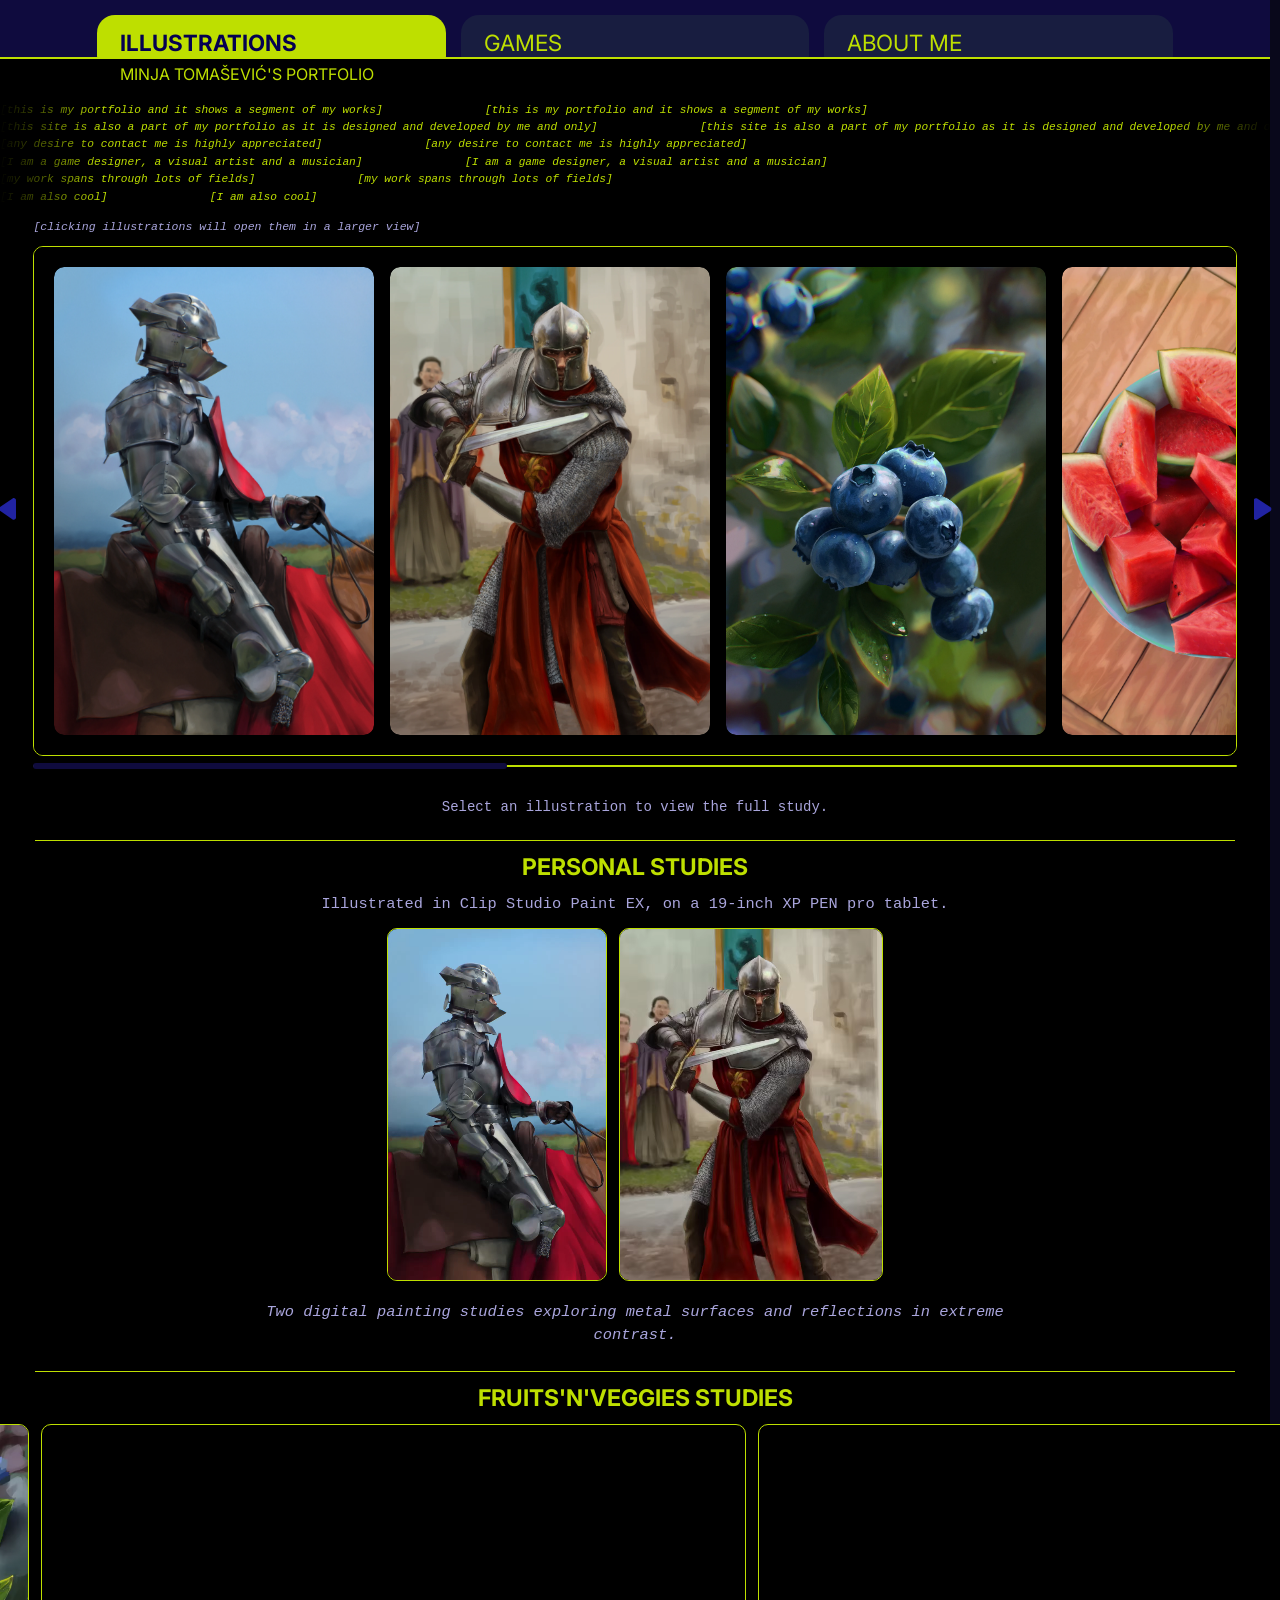
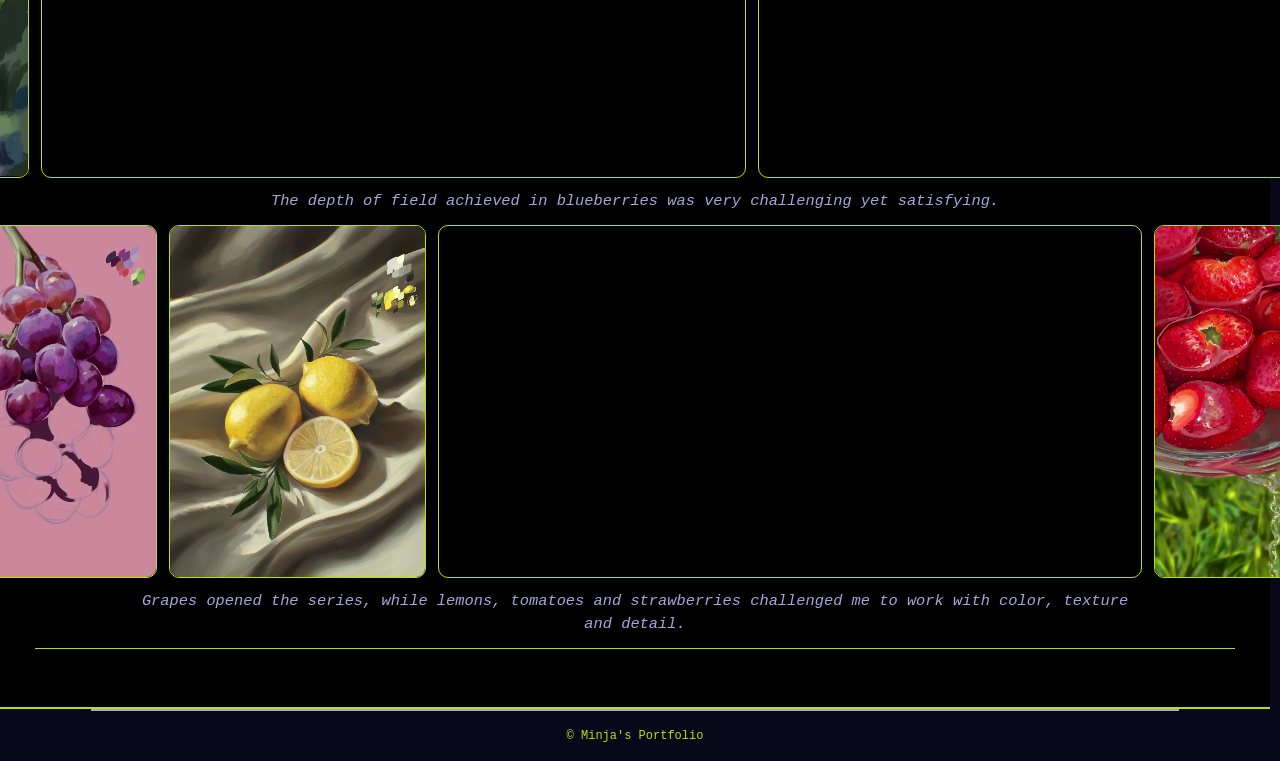
<file: index.html>
﻿<!DOCTYPE html>
<html lang="en">
<head>
    <meta charset="UTF-8">
    <link rel="preconnect" href="https://fonts.googleapis.com">
    <link rel="preconnect" href="https://fonts.gstatic.com" crossorigin>
    <link href="https://fonts.googleapis.com/css2?family=Inter:wght@400;700&display=swap" rel="stylesheet">
    <meta name="viewport" content="width=device-width, initial-scale=1">
    <title>Portfolio ~ Home</title>
    <link rel="stylesheet" href="style.css">
    <link rel="icon" type="image/png" href="assets/images/Tangerine_icon.png">
</head>

<body class="home-page" id="top">
    <header class="site-header">
        <h1 class="visually-hidden">Minja's portfolio</h1>
        <div class="header-inner">
            <nav class="site-nav" aria-label="Main navigation">
                <ul>
                    <li><a class="active" href="index.html" aria-current="page">illustrations</a></li>
                    <li><a href="works.html">games</a></li>
                    <li><a href="about&amp;contact.html">about me</a></li>
                </ul>
            </nav>
        </div>
    </header>
    <p class="site-name">MINJA TOMAŠEVIĆ'S PORTFOLIO</p>

    <main class="home-content">
        <section class="home-marquee" aria-label="About my portfolio">
            <div class="marquee-row">
                <div class="marquee-track" aria-hidden="true"><span>[this is my portfolio and it shows a segment of my works]</span><span>[this is my portfolio and it shows a segment of my works]</span></div>
            </div>
            <div class="marquee-row">
                <div class="marquee-track" aria-hidden="true"><span>[this site is also a part of my portfolio as it is designed and developed by me and only]</span><span>[this site is also a part of my portfolio as it is designed and developed by me and only]</span></div>
            </div>
            <div class="marquee-row">
                <div class="marquee-track" aria-hidden="true"><span>[any desire to contact me is highly appreciated]</span><span>[any desire to contact me is highly appreciated]</span></div>
            </div>
            <div class="marquee-row">
                <div class="marquee-track" aria-hidden="true"><span>[I am a game designer, a visual artist and a musician]</span><span>[I am a game designer, a visual artist and a musician]</span></div>
            </div>
            <div class="marquee-row">
                <div class="marquee-track" aria-hidden="true"><span>[my work spans through lots of fields]</span><span>[my work spans through lots of fields]</span></div>
            </div>
            <div class="marquee-row">
                <div class="marquee-track" aria-hidden="true"><span>[I am also cool]</span><span>[I am also cool]</span></div>
            </div>
        </section>

        <p class="gallery-instruction">[clicking illustrations will open them in a larger view]</p>
        <section class="home-gallery" aria-label="Selected illustrations">
            <button class="gallery-arrow gallery-arrow-left" type="button" aria-label="Scroll illustrations left">
                <img class="arrow-default" src="assets/figma/left_arrow.svg" alt="">
                <img class="arrow-hover" src="assets/figma/Hovered_arrow.svg" alt="">
            </button>
            <div class="home-media-container" role="region" tabindex="0" aria-label="Portfolio illustrations">
                <a class="home-card" href="#armor-study-2"><img src="assets/images/Armor_study2_W.webp" data-full="assets/images/Armor_study2_W.webp" data-caption="Armor study 2 — digital painting study by me" alt="A digitally painted study of an armored knight."></a>
                <a class="home-card" href="#armor-study-1"><img src="assets/images/Armor_study_1_W.webp" data-full="assets/images/Armor_study_1_W.webp" data-caption="Armor study 1 — digital painting study by me" alt="A digitally painted study of an armored knight."></a>
                <a class="home-card" href="#blueberry-study"><img src="assets/images/Blueberry_study_W.webp" data-full="assets/images/Blueberry_study_W.webp" data-caption="Blueberry study — digital painting study by me" alt="A digitally painted study of blueberries."></a>
                <a class="home-card" href="#watermelon-study"><img src="assets/images/Watermelon_W.webp" data-full="assets/images/Watermelon_W.webp" data-caption="Watermelon study — digital painting study by me" alt="A digitally painted study of a watermelon."></a>
                <a class="home-card" href="#tangerine-study"><img src="assets/images/Mandarina study_W.webp" data-full="assets/images/Mandarina study_W.webp" data-caption="Tangerine study — digital painting study by me" alt="A digitally painted study of a tangerine."></a>
                <a class="home-card" href="#grape-study"><img src="assets/images/grape study_W.webp" data-full="assets/images/grape study_W.webp" data-caption="Grape study — digital painting study by me" alt="A digitally painted study of grapes."></a>
                <a class="home-card" href="#lemon-study"><img src="assets/images/lemon study_W.webp" data-full="assets/images/lemon study_W.webp" data-caption="Lemon study — digital painting study by me" alt="A digitally painted study of lemons."></a>
                <a class="home-card" href="#tomato-study"><img src="assets/images/paradajz study_W.webp" data-full="assets/images/paradajz study_W.webp" data-caption="Tomato study — digital painting study by me" alt="A study of a tomato."></a>
                <a class="home-card" href="#strawberry-study"><img src="assets/images/Jagoda PNG_W.webp" data-full="assets/images/Jagoda PNG_W.webp" data-caption="Strawberry digital painting study by me" alt="A study of a strawberry."></a>
            </div>
            <input class="gallery-scrollbar" type="range" min="0" max="0" value="0" aria-label="Scroll illustration gallery">
            <button class="gallery-arrow gallery-arrow-right" type="button" aria-label="Scroll illustrations right">
                <img class="arrow-default" src="assets/figma/left_arrow.svg" alt="">
                <img class="arrow-hover" src="assets/figma/Hovered_arrow.svg" alt="">
            </button>
        </section>

        <p class="home-scroll-hint">Select an illustration to view the full study.</p>

        <section class="personal-studies" aria-labelledby="personal-studies-title">
            <hr class="section-divider">
            <h2 class="section-title" id="personal-studies-title">PERSONAL STUDIES</h2>
            <p class="work-description gradient-description">Illustrated in Clip Studio Paint EX, on a 19-inch XP PEN pro tablet.</p>

            <div class="study-group armor-group">
                <div class="study-grid armor-grid">
                    <div class="media-container" id="armor-study-2">
                        <video loop autoplay muted playsinline aria-label="Armor study 2 timelapse">
                            <source src="assets/videos/Armor_study2v.webm" type="video/webm">
                            Your browser does not support the video tag.
                        </video>
                    </div>
                    <div class="media-container" id="armor-study-1">
                        <video loop autoplay muted playsinline aria-label="Armor study 1 timelapse">
                            <source src="assets/videos/Armor_study_1v.webm" type="video/webm">
                            Your browser does not support the video tag.
                        </video>
                    </div>
                </div>
                <p class="work-description">Two digital painting studies exploring metal surfaces and reflections in extreme contrast.</p>
                <hr class="section-divider">
            </div>

            <section class="fruit-studies" aria-labelledby="fruit-studies-title">
                <h3 class="section-title" id="fruit-studies-title">FRUITS'N'VEGGIES STUDIES</h3>
                <div class="study-group">
                    <div class="study-grid">
                        <div class="media-container" id="blueberry-study">
                            <video loop autoplay muted playsinline aria-label="Blueberry study timelapse">
                                <source src="assets/videos/Blueberry timelapse.webm" type="video/webm">
                                Your browser does not support the video tag.
                            </video>
                        </div>
                        <div class="media-container" id="watermelon-study">
                            <video loop autoplay muted playsinline aria-label="Watermelon study timelapse">
                                <source src="assets/videos/OG/Watermelon timelapse.mp4" type="video/mp4">
                                Your browser does not support the video tag.
                            </video>
                        </div>
                        <div class="media-container" id="tangerine-study">
                            <video loop autoplay muted playsinline aria-label="Tangerine study timelapse">
                                <source src="assets/videos/OG/Mandarina study timelapse.mp4" type="video/mp4">
                                Your browser does not support the video tag.
                            </video>
                        </div>
                    </div>
                    <p class="work-description">The depth of field achieved in blueberries was very challenging yet satisfying.</p>
                </div>
                <div class="study-group">
                    <div class="study-grid four-study-grid">
                        <div class="media-container" id="grape-study">
                            <video loop autoplay muted playsinline aria-label="Grape study timelapse">
                                <source src="assets/videos/Grozdje studija.webm" type="video/webm">
                                Your browser does not support the video tag.
                            </video>
                        </div>
                        <div class="media-container" id="lemon-study">
                            <video loop autoplay muted playsinline aria-label="Lemon study timelapse">
                                <source src="assets/videos/lemon study.webm" type="video/webm">
                                Your browser does not support the video tag.
                            </video>
                        </div>
                        <div class="media-container" id="tomato-study">
                            <video loop autoplay muted playsinline aria-label="Tomato study timelapse">
                                <source src="assets/videos/OG/paradajz study timelapse.mp4" type="video/mp4">
                                Your browser does not support the video tag.
                            </video>
                        </div>
                        <div class="media-container" id="strawberry-study">
                            <video loop autoplay muted playsinline aria-label="Strawberry study timelapse">
                                <source src="assets/videos/jagoda study timelapse .webm" type="video/webm">
                                Your browser does not support the video tag.
                            </video>
                        </div>
                    </div>
                    <p class="work-description">Grapes opened the series, while lemons, tomatoes and strawberries challenged me to work with color, texture and detail.</p>
                </div>
            </section>
            <hr class="section-divider">
        </section>
    </main>

    <footer class="home-footer">
        <div class="home-footer-rule"></div>
        <p>© Minja's Portfolio</p>
    </footer>

    <a class="back-to-top" href="#top" aria-label="Back to top">
        <img src="assets/figma/circle_up.svg" alt="">
        <img class="back-to-top-hover" src="assets/figma/circle_up_hoverstate.svg" alt="">
    </a>
    <script>
        const backToTop = document.querySelector(".back-to-top");
        const updateBackToTop = () => backToTop.classList.toggle("is-visible", window.scrollY > 160);
        window.addEventListener("scroll", updateBackToTop, { passive: true });
        updateBackToTop();
    </script>
    <script>
        if (window.matchMedia("(pointer: fine) and (prefers-reduced-motion: no-preference)").matches) {
            document.addEventListener("pointermove", event => {
                document.body.style.setProperty("--cursor-x", `${event.clientX}px`);
                document.body.style.setProperty("--cursor-y", `${event.clientY}px`);
                document.body.classList.add("cursor-glow-active");
            }, { passive: true });
            document.documentElement.addEventListener("pointerleave", () => {
                document.body.classList.remove("cursor-glow-active");
            });
            window.addEventListener("blur", () => {
                document.body.classList.remove("cursor-glow-active");
            });
        }
    </script>

    <dialog class="image-lightbox" aria-label="Full-size artwork">
        <figure>
            <img class="lightbox-image" alt="">
            <video class="lightbox-video" controls autoplay muted playsinline loop hidden></video>
            <figcaption class="lightbox-caption"></figcaption>
        </figure>
        <div class="lightbox-actions">
            <button class="lightbox-close" type="button" aria-label="Close image">×</button>
            <button class="lightbox-timelapse" type="button" hidden aria-label="Go to study timelapse">
                <img class="timelapse-default" src="assets/figma/timelapse_default.svg" alt="">
                <img class="timelapse-hover" src="assets/figma/timelapse_hover.png" alt="">
                <span>TIMELAPSE</span>
            </button>
        </div>
    </dialog>

    <script>
        document.querySelectorAll(".personal-studies .work-description").forEach(description => {
            const updatePointerPosition = event => {
                const bounds = description.getBoundingClientRect();
                description.style.setProperty("--pointer-x", `${event.clientX - bounds.left}px`);
                description.style.setProperty("--pointer-y", `${event.clientY - bounds.top}px`);
                description.classList.add("is-pointer-active");
            };

            description.addEventListener("pointerenter", event => {
                if (event.pointerType === "mouse") updatePointerPosition(event);
            });
            description.addEventListener("pointermove", event => {
                if (event.pointerType === "mouse") updatePointerPosition(event);
            });
            description.addEventListener("pointerleave", () => {
                description.classList.remove("is-pointer-active");
            });
        });

        const lightbox = document.querySelector(".image-lightbox");
        const gallery = document.querySelector(".home-media-container");
        const galleryScrollbar = document.querySelector(".gallery-scrollbar");
        let galleryScrollbarActive = false;
        let pendingGalleryScroll = 0;
        let galleryScrollFrame = 0;
        const syncGalleryScrollbar = () => {
            galleryScrollbar.max = Math.max(0, gallery.scrollWidth - gallery.clientWidth);
            galleryScrollbar.value = gallery.scrollLeft;
            galleryScrollbar.disabled = galleryScrollbar.max === "0";
            galleryScrollbar.style.setProperty("--thumb-size", `${Math.max(12, gallery.clientWidth / gallery.scrollWidth * 100)}%`);
        };
        const startGalleryScrollbarInteraction = () => {
            galleryScrollbarActive = true;
            gallery.classList.add("is-scrubbing");
        };
        const endGalleryScrollbarInteraction = () => {
            if (!galleryScrollbarActive) return;
            galleryScrollbarActive = false;
            gallery.classList.remove("is-scrubbing");
            galleryScrollbar.value = gallery.scrollLeft;
        };
        gallery.addEventListener("scroll", () => {
            if (!galleryScrollbarActive) galleryScrollbar.value = gallery.scrollLeft;
        }, { passive: true });
        galleryScrollbar.addEventListener("pointerdown", startGalleryScrollbarInteraction);
        window.addEventListener("pointerup", endGalleryScrollbarInteraction);
        window.addEventListener("pointercancel", endGalleryScrollbarInteraction);
        galleryScrollbar.addEventListener("keydown", startGalleryScrollbarInteraction);
        galleryScrollbar.addEventListener("keyup", endGalleryScrollbarInteraction);
        galleryScrollbar.addEventListener("blur", endGalleryScrollbarInteraction);
        galleryScrollbar.addEventListener("input", () => {
            pendingGalleryScroll = Number(galleryScrollbar.value);
            if (!galleryScrollFrame) {
                galleryScrollFrame = requestAnimationFrame(() => {
                    gallery.scrollLeft = pendingGalleryScroll;
                    galleryScrollFrame = 0;
                });
            }
        });
        window.addEventListener("resize", syncGalleryScrollbar);
        syncGalleryScrollbar();
        document.querySelector(".gallery-arrow-left").addEventListener("click", () => gallery.scrollBy({ left: -gallery.clientWidth * 0.8, behavior: "smooth" }));
        document.querySelector(".gallery-arrow-right").addEventListener("click", () => gallery.scrollBy({ left: gallery.clientWidth * 0.8, behavior: "smooth" }));
        const lightboxImage = lightbox.querySelector(".lightbox-image");
        const lightboxVideo = lightbox.querySelector(".lightbox-video");
        const lightboxCaption = lightbox.querySelector(".lightbox-caption");
        const lightboxTimelapse = lightbox.querySelector(".lightbox-timelapse");
        const lightboxActions = lightbox.querySelector(".lightbox-actions");
        let activeStudyTarget = null;

        const positionLightboxActions = () => {
            if (!lightbox.open) return;
            const artwork = lightboxImage.hidden ? lightboxVideo : lightboxImage;
            const artworkBounds = artwork.getBoundingClientRect();
            const actionWidth = lightboxActions.getBoundingClientRect().width;
            let left = artworkBounds.right + 24;
            if (left + actionWidth > window.innerWidth - 16) {
                left = Math.max(16, artworkBounds.left - actionWidth - 24);
            }
            lightbox.style.setProperty("--lightbox-actions-left", `${left}px`);
            lightbox.style.setProperty("--lightbox-actions-top", `${artworkBounds.top + artworkBounds.height / 2}px`);
        };
        lightboxImage.addEventListener("load", positionLightboxActions);

        document.querySelectorAll(".home-card img, .personal-studies .media-container img").forEach(image => {
            image.tabIndex = 0;
            image.setAttribute("role", "button");
            image.setAttribute("aria-label", `Open full-size image: ${image.dataset.caption}`);

            const openLightbox = () => {
                lightboxVideo.pause();
                lightboxVideo.removeAttribute("src");
                lightboxVideo.load();
                lightboxVideo.hidden = true;
                lightboxImage.hidden = false;
                lightboxImage.src = image.dataset.full;
                lightboxImage.alt = image.alt;
                lightboxCaption.textContent = image.dataset.caption;
                const galleryLink = image.closest(".home-card");
                activeStudyTarget = galleryLink?.getAttribute("href")?.slice(1) || image.closest(".media-container")?.id;
                lightboxTimelapse.hidden = !document.getElementById(activeStudyTarget)?.querySelector("video");
                lightbox.showModal();
                requestAnimationFrame(positionLightboxActions);
            };

            image.addEventListener("click", event => {
                event.preventDefault();
                openLightbox();
            });
            image.addEventListener("keydown", event => {
                if (event.key === "Enter" || event.key === " ") {
                    event.preventDefault();
                    openLightbox();
                }
            });
        });

        document.querySelectorAll(".personal-studies .study-grid .media-container video").forEach(studyVideo => {
            studyVideo.tabIndex = 0;
            studyVideo.setAttribute("role", "button");
            studyVideo.setAttribute("aria-label", `Open full-size video: ${studyVideo.getAttribute("aria-label") || "Study timelapse"}`);

            const openVideoLightbox = () => {
                lightboxImage.hidden = true;
                lightboxCaption.textContent = studyVideo.closest(".study-group")?.querySelector(".work-description")?.textContent || "";
                lightboxTimelapse.hidden = true;
                lightboxVideo.hidden = false;
                lightboxVideo.src = studyVideo.currentSrc || studyVideo.querySelector("source")?.src || "";
                lightbox.showModal();
                requestAnimationFrame(positionLightboxActions);
                const seekLightboxVideo = () => {
                    try { lightboxVideo.currentTime = studyVideo.currentTime || 0; } catch {}
                    positionLightboxActions();
                };
                if (lightboxVideo.readyState >= 1) seekLightboxVideo();
                else lightboxVideo.addEventListener("loadedmetadata", seekLightboxVideo, { once: true });
                lightboxVideo.play().catch(() => {});
            };

            studyVideo.addEventListener("click", openVideoLightbox);
            studyVideo.addEventListener("keydown", event => {
                if (event.key === "Enter" || event.key === " ") {
                    event.preventDefault();
                    openVideoLightbox();
                }
            });
        });

        window.addEventListener("resize", positionLightboxActions);

        lightbox.addEventListener("close", () => {
            lightboxVideo.pause();
            lightboxVideo.removeAttribute("src");
            lightboxVideo.load();
        });

        lightboxTimelapse.addEventListener("click", () => {
            const studyVideo = document.getElementById(activeStudyTarget)?.querySelector("video");
            if (!studyVideo) return;
            lightbox.close();
            history.replaceState(null, "", `#${activeStudyTarget}`);
            requestAnimationFrame(() => {
                studyVideo.scrollIntoView({ behavior: "smooth", block: "center" });
                studyVideo.play().catch(() => {});
                window.setTimeout(() => {
                    studyVideo.classList.remove("timelapse-highlight");
                    void studyVideo.offsetWidth;
                    studyVideo.classList.add("timelapse-highlight");
                    window.setTimeout(() => studyVideo.classList.remove("timelapse-highlight"), 1500);
                }, 250);
            });
        });

        document.addEventListener("contextmenu", event => {
            if (event.target.closest(".home-card img, .personal-studies .media-container img, .personal-studies .media-container video, .image-lightbox img, .image-lightbox video")) {
                event.preventDefault();
            }
        });

        lightbox.querySelector(".lightbox-close").addEventListener("click", () => lightbox.close());
        lightbox.addEventListener("click", event => {
            if (event.target === lightbox) lightbox.close();
        });
        lightbox.addEventListener("close", () => {
            lightboxImage.removeAttribute("src");
        });
    </script>
</body>
</html>
</file>
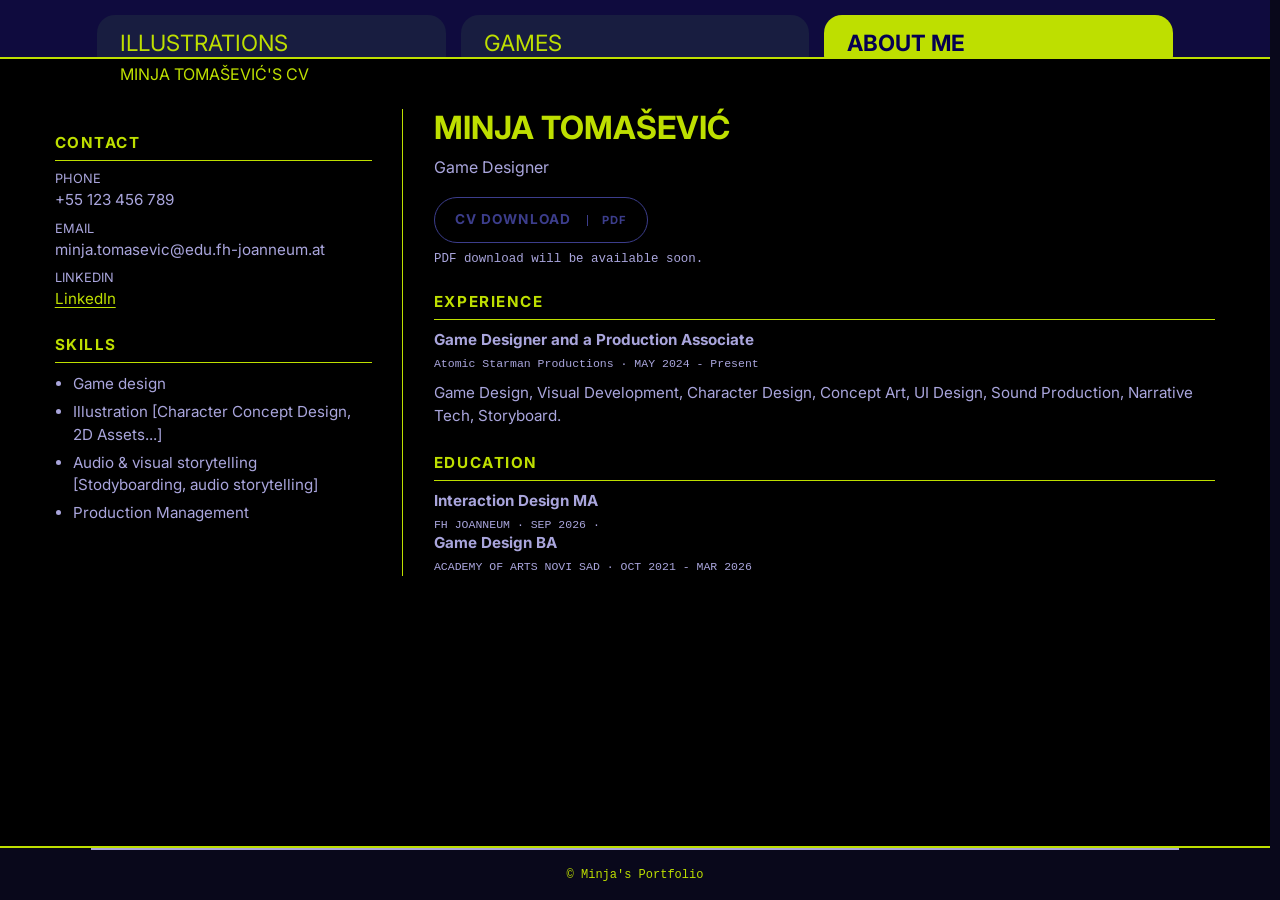
<file: about&contact.html>
<!DOCTYPE html>
<html lang="en">
<head>
    <meta charset="UTF-8">
    <link rel="preconnect" href="https://fonts.googleapis.com">
    <link rel="preconnect" href="https://fonts.gstatic.com" crossorigin>
    <link href="https://fonts.googleapis.com/css2?family=Inter:wght@400;700&display=swap" rel="stylesheet">
    <meta name="viewport" content="width=device-width, initial-scale=1">
    <title>Portfolio ~ About Me</title>
    <link rel="stylesheet" href="style.css">
    <link rel="icon" type="image/png" href="assets/images/Tangerine_icon.png">
</head>

<body class="about-page" id="top">
    <header class="site-header">
        <h1 class="visually-hidden">About Me</h1>
        <div class="header-inner">
            <nav class="site-nav" aria-label="Main navigation">
                <ul>
                    <li><a href="index.html">illustrations</a></li>
                    <li><a href="works.html">games</a></li>
                    <li><a class="active" href="about&amp;contact.html" aria-current="page">about me</a></li>
                </ul>
            </nav>
        </div>
    </header>
    <p class="site-name">MINJA TOMAŠEVIĆ'S CV</p>

    <main class="cv-page">
        <article class="cv-sheet" aria-labelledby="cv-name">
            <aside class="cv-sidebar">
                <div class="cv-photo-placeholder" role="img" aria-label="Photo placeholder">
                    <span>PHOTO<br>PLACEHOLDER</span>
                </div>

                <section class="cv-block">
                    <h2>Contact</h2>
                    <dl class="cv-contact-list">
                        <div><dt>Phone</dt><dd>+55 123 456 789</dd></div>
                        <div><dt>Email</dt><dd>minja.tomasevic@edu.fh-joanneum.at</dd></div>
                        <div><dt>LinkedIn</dt><dd><a href="https://www.linkedin.com/in/minjatomasevic" target="_blank" rel="noopener noreferrer">LinkedIn</a></dd></div>
                    </dl>
                </section>

                <section class="cv-block">
                    <h2>Skills</h2>
                    <ul class="cv-skill-list">
                        <li>Game design</li>
                        <li>Illustration [Character Concept Design, 2D Assets...]</li>
                        <li>Audio & visual storytelling [Stodyboarding, audio storytelling]</li>
                        <li>Production Management</li>
                    </ul>
                </section>
            </aside>

            <div class="cv-main">
                <h1 id="cv-name">MINJA TOMAŠEVIĆ</h1>
                <p class="cv-role">Game Designer <span></span></p>

                <button class="cv-download" type="button" disabled aria-describedby="cv-download-note">
                    CV DOWNLOAD <span>PDF</span>
                </button>
                <p class="cv-download-note" id="cv-download-note">PDF download will be available soon.</p>


                <section class="cv-main-block">
                    <h2>Experience</h2>
                    <div class="cv-placeholder-entry">
                        <strong>Game Designer and a Production Associate</strong>
                        <span>Atomic Starman Productions · MAY 2024 - Present</span>
                        <p>Game Design, Visual Development, Character Design, Concept Art, UI Design, Sound Production, Narrative Tech, Storyboard.</p>
                    </div>
                </section>

                <section class="cv-main-block">
                    <h2>Education</h2>
                    <div class="cv-placeholder-entry">
                        <strong>Interaction Design MA</strong>
                        <span>FH JOANNEUM · SEP 2026 ·</span>
                    </div>
                        <div class="cv-placeholder-entry">
                        <strong>Game Design BA</strong>
                        <span>ACADEMY OF ARTS NOVI SAD · OCT 2021 - MAR 2026</span>
                    </div>
                </section>
            </div>
        </article>

    </main>

    <footer class="home-footer">
        <div class="home-footer-rule"></div>
        <p>© Minja's Portfolio</p>
    </footer>

    <a class="back-to-top" href="#top" aria-label="Back to top">
        <img src="assets/figma/circle_up.svg" alt="">
        <img class="back-to-top-hover" src="assets/figma/circle_up_hoverstate.svg" alt="">
    </a>
    <script>
        const backToTop = document.querySelector(".back-to-top");
        const updateBackToTop = () => backToTop.classList.toggle("is-visible", window.scrollY > 160);
        window.addEventListener("scroll", updateBackToTop, { passive: true });
        updateBackToTop();
    </script>
    <script>
        if (window.matchMedia("(pointer: fine) and (prefers-reduced-motion: no-preference)").matches) {
            document.addEventListener("pointermove", event => {
                document.body.style.setProperty("--cursor-x", `${event.clientX}px`);
                document.body.style.setProperty("--cursor-y", `${event.clientY}px`);
                document.body.classList.add("cursor-glow-active");
            }, { passive: true });
            document.documentElement.addEventListener("pointerleave", () => {
                document.body.classList.remove("cursor-glow-active");
            });
            window.addEventListener("blur", () => {
                document.body.classList.remove("cursor-glow-active");
            });
        }
    </script>
</body>
</html>
</file>
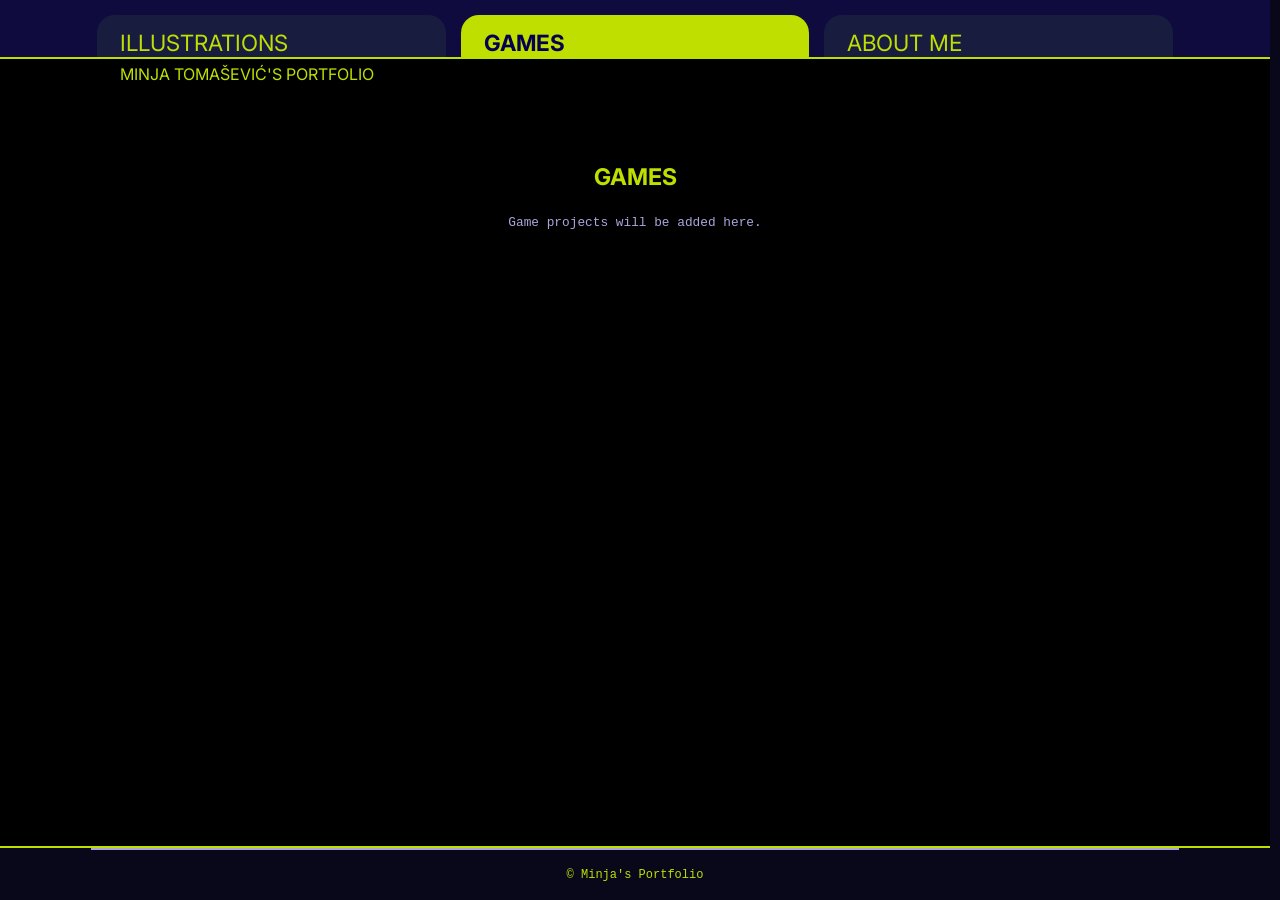
<file: works.html>
<!DOCTYPE html>
<html lang="en">
<head>
    <meta charset="UTF-8">
    <link rel="preconnect" href="https://fonts.googleapis.com">
    <link rel="preconnect" href="https://fonts.gstatic.com" crossorigin>
    <link href="https://fonts.googleapis.com/css2?family=Inter:wght@400;700&display=swap" rel="stylesheet">
    <meta name="viewport" content="width=device-width, initial-scale=1">
    <title>Portfolio ~ Game Works</title>
    <link rel="stylesheet" href="style.css">
    <link rel="icon" type="image/png" href="assets/images/Tangerine_icon.png">
</head>

<body class="works-page" id="top">
    <header class="site-header">
        <h1 class="visually-hidden">Game Works</h1>
        <div class="header-inner">
            <nav class="site-nav" aria-label="Main navigation">
                <ul>
                    <li><a href="index.html">illustrations</a></li>
                    <li><a class="active" href="works.html" aria-current="page">games</a></li>
                    <li><a href="about&amp;contact.html">about me</a></li>
                </ul>
            </nav>
        </div>
    </header>
    <p class="site-name">MINJA TOMAŠEVIĆ'S PORTFOLIO</p>

    <main class="simple-page-content">
        <h2>GAMES</h2>
        <p>Game projects will be added here.</p>
    </main>

    <footer class="home-footer">
        <div class="home-footer-rule"></div>
        <p>© Minja's Portfolio</p>
    </footer>

    <a class="back-to-top" href="#top" aria-label="Back to top">
        <img src="assets/figma/circle_up.svg" alt="">
        <img class="back-to-top-hover" src="assets/figma/circle_up_hoverstate.svg" alt="">
    </a>
    <script>
        const backToTop = document.querySelector(".back-to-top");
        const updateBackToTop = () => backToTop.classList.toggle("is-visible", window.scrollY > 160);
        window.addEventListener("scroll", updateBackToTop, { passive: true });
        updateBackToTop();
    </script>
    <script>
        if (window.matchMedia("(pointer: fine) and (prefers-reduced-motion: no-preference)").matches) {
            document.addEventListener("pointermove", event => {
                document.body.style.setProperty("--cursor-x", `${event.clientX}px`);
                document.body.style.setProperty("--cursor-y", `${event.clientY}px`);
                document.body.classList.add("cursor-glow-active");
            }, { passive: true });
            document.documentElement.addEventListener("pointerleave", () => {
                document.body.classList.remove("cursor-glow-active");
            });
            window.addEventListener("blur", () => {
                document.body.classList.remove("cursor-glow-active");
            });
        }
    </script>

    <script>
        const personalStudyIds = [
            "armor-study-2",
            "armor-study-1",
            "blueberry-study",
            "watermelon-study",
            "tangerine-study",
            "grape-study",
            "lemon-study",
            "tomato-study",
            "strawberry-study"
        ];
        const legacyStudyId = window.location.hash.slice(1);

        if (personalStudyIds.includes(legacyStudyId)) {
            window.location.replace(`index.html#${legacyStudyId}`);
        }
    </script>
</body>
</html>
</file>
<file: style.css>
:root {
    --bg-tab-color: #09081b;
    --background-color: #1E1E1E; /* Boja pozadine */
    --active-tab-text-color: #050051; /* Boja aktivne kartice */
    --inactive-tab-background-color: #181D40; /* Boja neaktivne kartice */
    --inactive-tab-hover-background-color: #292D54;
    --dancing-text-color: #a9a5dc; /* Boja teksta koji treperi */
    --stroke-image-color: #BEDF00; /* Boja obruba kartice */
    --inactive-additional-text-color: #a9a5dc;
    --dark-blue-color: #0F0B3E;
    --card-glow: 0 0 15px #BEDF00; /* Sjaj oko aktivne kartice */
    --font-family: 'Inter', sans-serif;
    --font-inactive-tab: 'Inter', sans-serif;
    --line-spacing: -10%;
    --media-radius: 10px;
    --button-text-default: #6D70FF;
    --button-text-hover: #BEDF00;
    --study-gap: 12px;
    --study-card-gap: 12px;
}

body{
    box-sizing: border-box;
    min-height: 100vh;
    margin: 0;
    display: flex;
    flex-direction: column;
    background-color: var(--background-color);
    color: var(--neon-green);
    font-family: var(--font-family);
    font-size: clamp(1.125rem, calc(1.05rem + 0.3vw), 1.25rem);
    text-align: center;
}

body::after{
    position: fixed;
    z-index: 1;
    inset: 0;
    background: radial-gradient(
        circle 70px at var(--cursor-x, -300px) var(--cursor-y, -300px),
        rgba(190, 223, 0, .025) 0,
        rgba(190, 223, 0, .01) 42%,
        transparent 100%
    );
    content: "";
    opacity: 0;
    pointer-events: none;
    mix-blend-mode: screen;
    transition: opacity 220ms ease;
}

body.cursor-glow-active::after{ opacity: 1; }

@media (pointer: coarse), (prefers-reduced-motion: reduce){
    body::after{ display: none; }
}

html{
    background-color: var(--bg-tab-color);
    scrollbar-color: var(--dark-blue-color) var(--bg-tab-color);
    scrollbar-width: thin;
    scrollbar-gutter: stable;
    scroll-behavior: smooth;
}

html::-webkit-scrollbar{
    width: 8px;
    color: var(--dancing-text-color);
}

html::-webkit-scrollbar-track{
    background: var(--bg-tab-color);
}

html::-webkit-scrollbar-thumb{
    background: var(--dancing-text-color);
    border-radius: 4px;
}

html::-webkit-scrollbar-button{
    display: none;
    width: 0;
    height: 0;
    -webkit-appearance: none;
    appearance: none;
}

main{
    max-width: 1920px;
    text-align: center;
    color: hsl(264, 100%, 98%);
    margin: 0 auto;
}

main p{
    margin: 0;
    font-size: clamp(1.375rem, calc(1.25rem + 1.1vw), 2.25rem);
}

header{
    text-align: center;
    color: hsl(0, 0%, 100%);
    margin: 28px 0 0;
}

header h1{
    margin: 0;
    line-height: 1.2;
}

a{
    text-align: center;
    color: hsl(93, 100%, 73%); /*a like anchor*/
    margin: 0;
}

img{
    max-width: 250px;
    height: auto;
    display: block; 
    margin: 50px auto; /*vertical and horizontal margin, auto means centered*/
    border-radius: var(--media-radius);
}

nav{
    box-sizing: border-box;
    font-size: clamp(1rem, calc(0.9375rem + 0.5vw), 1.25rem);
    width: min(calc(100% - 32px), 1400px);
    max-width: 1400px;
    height: 52px;
    flex: 0 0 52px;
    display: flex;
    align-self: center;
    justify-content: center;
    margin: 20px auto 28px;
}

nav ul{
    box-sizing: border-box;
    width: 100%;
    height: 100%;
    display: grid;
    grid-template-columns: repeat(3, minmax(0, 1fr));
    list-style-type: none;
    padding: 0;
    margin: 0;
}

nav ul a{
    box-sizing: border-box;
    display: block;
    height: 100%;
    padding: 12px 8px;
    white-space: nowrap;
    cursor: pointer;
    text-decoration: none;
}

nav ul a{
    text-transform: uppercase;
}

main > p{
    margin: 0 0 28px;
}

main > p + p{
    margin-top: 20px;
}

.works-page main{
    margin-bottom: 28px;
}

.works-page main > p{
    margin: 0;
}

.works-page main > p + p{
    margin-top: 20px;
}

.media-container{ 
    display:grid;
    grid-template-columns: repeat(2, 1fr);
    justify-items: center; /*aligns on X axis*/
    align-items: center; /*aligns on Y axis*/
    gap: 5px; /*between the elements of the grid*/
    margin: 0 auto 35px;
    max-width: 1000px;
    font-style: italic;
}

.works-page .media-container[id]{
    scroll-margin-top: max(16px, calc(50vh - 350px));
}
/*a dot represents class*/
/*apparently, this is stylizing the elements inside this class above*/
.media-container img, 
.media-container video{
    box-sizing: border-box;
    width: 90%;
    max-width: 100%;
    height: auto;
    margin: 0;
    border-radius: var(--media-radius);
}

/* Index studies: make each artwork/video half as wide, keeping the grid gaps unchanged. */
.home-content .personal-studies .media-container img,
.home-content .personal-studies .media-container video{
    width: calc(22.5% - 12px);
}

.home-content .personal-studies .media-container{
    display: flex;
    justify-content: center;
    gap: 24px;
}

.personal-studies .study-group{
    display: flex;
    flex-direction: column;
    align-items: center;
    gap: var(--study-gap);
    width: min(calc(100% - 48px), 1200px);
}

.study-grid{
    display: grid;
    grid-template-columns: repeat(3, max-content);
    align-items: start;
    justify-content: center;
    gap: var(--study-card-gap);
    width: 100%;
}
.study-grid.four-study-grid{ grid-template-columns: repeat(4, max-content); }

.study-grid.armor-grid{ grid-template-columns: repeat(2, max-content); }

.home-content .personal-studies .study-grid .media-container{
    display: flex;
    align-items: center;
    justify-content: center;
    width: 100%;
    max-width: none;
    margin: 0;
}

.home-content .personal-studies .study-grid .media-container video{
    display: block;
    box-sizing: border-box;
    width: auto;
    max-width: none;
    height: clamp(253px, 27.6vw, 368px);
    margin: 0;
    border: 1px solid var(--stroke-image-color);
    border-radius: var(--media-radius);
    background: #000;
    object-fit: contain;
}

.personal-studies .study-group > .work-description{
    width: min(100%, 1000px);
    margin: 0 auto;
    color: var(--inactive-additional-text-color);
    font-family: 'Courier New', Courier, monospace;
    font-size: clamp(.75rem, 1vw, .875rem);
    font-style: italic;
    line-height: 1.5;
}

.personal-studies .armor-group > .work-description{
    margin: 8px auto 12px;
}

.personal-studies .armor-group{ gap: var(--study-gap); width: min(calc(100% - 48px), 800px); }
.personal-studies .armor-group > .work-description,
.personal-studies .fruit-studies .study-group > .work-description{
    font-size: clamp(0.8rem, 1.2vw, 1.1rem);
}
.personal-studies .armor-group > .section-divider{
    align-self: center;
    width: min(calc(100vw - 32px), 1200px);
}

/* Centered transparent lightbox; the artwork is limited to 70% of the viewport. */
.image-lightbox{
    box-sizing: border-box;
    position: fixed;
    inset: 0;
    display: none;
    width: 100vw;
    height: 100vh;
    height: 100dvh;
    max-width: none;
    max-height: none;
    margin: 0;
    padding: 0;
    overflow: hidden;
    border: 0;
    background: transparent;
    color: hsl(264, 100%, 98%);
    font-family: 'Courier New', Courier, monospace;
}

.image-lightbox[open]{
    display: block;
}

.image-lightbox::backdrop{
    background: rgba(5, 4, 10, .42);
    -webkit-backdrop-filter: blur(8px);
    backdrop-filter: blur(8px);
}

.image-lightbox figure{
    position: absolute;
    top: 50%;
    left: 50%;
    display: flex;
    flex-direction: column;
    align-items: center;
    justify-content: center;
    gap: 16px;
    width: auto;
    height: auto;
    margin: 0;
    transform: translate(-50%, -50%);
}

.image-lightbox .lightbox-image,
.image-lightbox .lightbox-video{
    display: block;
    max-width: min(56vw, calc(100vw - 350px));
    max-height: 70vh;
    max-height: 70dvh;
    object-fit: contain;
    border-radius: 15px;
    border: 1px solid var(--stroke-image-color);
}

.image-lightbox [hidden]{
    display: none;
}

.lightbox-caption{
    max-width: 70vw;
    text-align: center;
    font: italic clamp(.9rem, 2vw, 1.1rem)/1.4 'Courier New', Courier, monospace;
    color: var(--stroke-image-color);
}

.lightbox-actions{
    position: absolute;
    top: var(--lightbox-actions-top, 50%);
    left: var(--lightbox-actions-left, calc(50% + 28vw + 24px));
    right: auto;
    z-index: 1;
    display: flex;
    flex-direction: column;
    align-items: center;
    justify-content: center;
    gap: 18px;
    flex: 0 0 auto;
    transform: translateY(-50%);
}

.lightbox-close{
    width: 44px;
    height: 44px;
    border: 1px solid var(--stroke-image-color);
    border-radius: 50%;
    color: var(--stroke-image-color);
    background: transparent;
    font-size: 2rem;
    line-height: 1;
    cursor: pointer;
}

.lightbox-close:focus-visible{
    outline: 2px solid var(--neon-green);
    outline-offset: 3px;
}

.personal-studies .media-container img,
.home-card img{
    cursor: zoom-in;
}

.personal-studies .study-grid .media-container video{ cursor: zoom-in; }

.personal-studies .study-grid .media-container video.timelapse-highlight{
    animation: timelapse-glow 1.5s ease-out;
}

@keyframes timelapse-glow{
    0%, 25%{ filter: drop-shadow(0 0 18px var(--stroke-image-color)); }
    100%{ filter: drop-shadow(0 0 0 transparent); }
}

.lightbox-timelapse{
    position: relative;
    display: grid;
    place-items: center;
    width: clamp(120px, 10vw, 148px);
    aspect-ratio: 388 / 192;
    padding: 0;
    border: 0;
    background: transparent;
    color: var(--button-text-default);
    font-family: 'Inter', sans-serif;
    font-size: clamp(.8rem, .9vw, 1rem);
    font-weight: 700;
    letter-spacing: .06em;
    cursor: pointer;
}
.lightbox-timelapse img{ grid-area: 1 / 1; width: 100%; height: 100%; max-width: none; margin: 0; border-radius: 0; }
.lightbox-timelapse .timelapse-hover{ opacity: 0; }
.lightbox-timelapse span{ grid-area: 1 / 1; z-index: 1; }
.lightbox-timelapse:hover,
.lightbox-timelapse:focus-visible{ color: var(--button-text-hover); }
.lightbox-timelapse:hover .timelapse-default,
.lightbox-timelapse:focus-visible .timelapse-default{ opacity: 0; }
.lightbox-timelapse:hover .timelapse-hover,
.lightbox-timelapse:focus-visible .timelapse-hover{ opacity: 1; }
.lightbox-timelapse:focus-visible{ outline: 2px solid var(--neon-green); outline-offset: 4px; }
.lightbox-timelapse[hidden]{ display:none; }

.media-container + p {
    font-style: italic;
    color: hsl(264, 100%, 98%);
    text-align: center;
    margin: 0 auto 28px;
}

.fruit-studies{
    display: flex;
    flex-direction: column;
    align-items: center;
    gap: var(--study-gap);
    padding-bottom: 56px;
}

.section-divider{
    width: min(calc(100% - 32px), 1200px);
    margin: 0;
    border: 0;
    border-top: 1px solid hsl(93, 100%, 73%);
}

.works-page .section-title{
    margin: 0;
    color: hsl(264, 100%, 98%);
    font-size: clamp(1.375rem, calc(1.25rem + 0.65vw), 1.625rem);
    font-style: normal;
}

.fruit-studies .media-container,
.fruit-studies p{
    margin: 0;
}

.fruit-studies .media-container{
    width: 100%;
}


.small-font {
    font-size: clamp(1.125rem, calc(1.0625rem + 0.5vw), 1.25rem);
}

.medium-font{
    font-size: clamp(1.375rem, calc(1.25rem + 0.8vw), 1.625rem);
}

.big-font {
    font-size: clamp(2.25rem, calc(1.75rem + 2vw), 3.75rem);
}


@media (max-width: 600px){
    nav ul a{
        display: flex;
        align-items: center;
        justify-content: center;
        padding: 10px 4px;
        white-space: normal;
        line-height: 1.1;
    }
}

.home-page{
    min-height: 100vh;
    background: #000;
    color: var(--stroke-image-color);
}

.works-page,
.about-page{
    min-height: 100vh;
    background: #000;
    color: var(--stroke-image-color);
}

.site-header{
    flex: 0 0 auto;
    margin: 0;
    background: var(--dark-blue-color);
    border-bottom: 2px solid var(--stroke-image-color);
}

.header-inner{
    position: relative;
    width: 100%;
}

.site-name{
    display: block;
    box-sizing: border-box;
    width: min(calc(100% - 48px), 1800px);
    margin: 12px auto 0;
    color: var(--stroke-image-color);
    font-family: 'Inter', 'Segoe UI', Arial, sans-serif;
    font-size: clamp(1rem, 1.25vw, 1.5rem);
    font-weight: 400;
    line-height: calc(1em + var(--line-spacing));
    white-space: nowrap;
}

.visually-hidden{
    position: absolute;
    width: 1px;
    height: 1px;
    padding: 0;
    margin: -1px;
    overflow: hidden;
    clip: rect(0, 0, 0, 0);
    white-space: nowrap;
    border: 0;
}

.site-nav{
    width: min(calc(100% - 48px), 1800px);
    max-width: none;
    height: clamp(58px, 5vw, 92px);
    margin: 20px auto 0;
    font-size: clamp(1.05rem, 1.44vw, 1.2rem);
    transition: color 360ms ease-in, background-color 360ms ease-in;
}

.site-nav ul{
    align-items: stretch;
    gap: 12px;
    grid-template-columns: repeat(3, minmax(0, 1fr));
}

.site-nav li{
    position: relative;
    min-width: 0;
    height: 100%;
}

.site-nav ul a{
    display: flex;
    box-sizing: border-box;
    width: 100%;
    height: 100%;
    align-items: flex-end;
    justify-content: flex-start;
    padding: 10px 18px;
    font-family: var(--font-inactive-tab);
    font-size: 1em;
    font-weight: 400;
    line-height: calc(1em + var(--line-spacing));
    border-radius: 18px 18px 3px 3px;
    background: var(--inactive-tab-background-color);
    color: var(--stroke-image-color);
    transition: background-color 360ms ease-in, color 360ms ease-in, border-radius 360ms ease-in;
}

.site-nav ul a:hover,
.site-nav ul a:focus-visible{
    background: var(--inactive-tab-hover-background-color);
    color: var(--stroke-image-color);
}

.site-nav ul a.active{
    background: var(--stroke-image-color);
    color: var(--active-tab-text-color);
    font-weight: 700;
}

.site-nav ul a:not(.active):hover,
.site-nav ul a:not(.active):focus-visible{
    border-radius: 18px 18px 3px 3px;
}

.home-content{
    width: 100%;
    max-width: none;
    flex: 1 0 auto;
    margin: 0;
    padding: 0;
    color: var(--stroke-image-color);
}

.home-marquee{
    display: flex;
    flex-direction: column;
    gap: 2px;
    width: 100%;
    margin: 36px 0 28px;
    overflow: hidden;
    color: var(--dancing-text-clor);
    font-family: 'Courier New', Courier, monospace;
    font-size: clamp(0.625rem, 0.9vw, 0.8rem);
    font-style: italic;
    line-height: 1.25;
}

.marquee-row{
    overflow: hidden;
    white-space: nowrap;
    -webkit-mask-image: linear-gradient(90deg, transparent 0, #000 8%, #000 92%, transparent 100%);
    mask-image: linear-gradient(90deg, transparent 0, #000 8%, #000 92%, transparent 100%);
}

.marquee-track{
    display: flex;
    width: max-content;
    animation: portfolio-marquee var(--marquee-duration, 70s) linear infinite;
}

.marquee-track span{
    flex: 0 0 auto;
    padding-right: 8vw;
}

.marquee-row:nth-child(1) .marquee-track{
    --marquee-offset: 0vw;
    --marquee-duration: 62s;
    animation-delay: -16s;
}

.marquee-row:nth-child(2) .marquee-track{
    --marquee-offset: 12vw;
    --marquee-duration: 72s;
    animation-delay: -25s;
}

.marquee-row:nth-child(3) .marquee-track{
    --marquee-offset: 28vw;
    --marquee-duration: 68s;
    animation-delay: -37s;
}

.marquee-row:nth-child(4) .marquee-track{
    --marquee-offset: 45vw;
    --marquee-duration: 76s;
    animation-delay: -20s;
}

.marquee-row:nth-child(5) .marquee-track{
    --marquee-offset: 62vw;
    --marquee-duration: 70s;
    animation-delay: -34s;
}

.marquee-row:nth-child(6) .marquee-track{
    --marquee-offset: 78vw;
    --marquee-duration: 74s;
    animation-delay: -52s;
}

@keyframes portfolio-marquee{
    from{
        transform: translateX(calc(100vw + var(--marquee-offset, 0vw)));
    }
    to{
        transform: translateX(-50%);
    }
}

.home-marquee:hover .marquee-track{
    animation-play-state:paused;
}

.home-gallery{
    position: relative;
    width: min(calc(100% - 32px), 1498px);
    margin: 0 auto;
    padding: 0;
}

.gallery-arrow{
    position: absolute;
    top: 50%;
    display: grid;
    place-items: center;
    width: 32px;
    height: 36px;
    padding: 0;
    border: 0;
    background: transparent;
    cursor: pointer;
    transform: translateY(-50%);
}
.gallery-arrow-left{ left: -42px; }
.gallery-arrow-right{ right: -42px; }
.gallery-arrow-left .arrow-hover,
.gallery-arrow-right .arrow-default{ transform: rotate(180deg); }
.gallery-arrow img{
    grid-area: 1 / 1;
    max-width: none;
    margin: 0;
    border-radius: 0;
    object-fit: contain;
}
.gallery-arrow .arrow-default{ width: 17.6px; height: 22px; }
.gallery-arrow .arrow-hover{ width: 26.4px; height: 33px; }
.gallery-arrow .arrow-hover{ opacity: 0; }
.gallery-arrow:hover .arrow-default,
.gallery-arrow:focus-visible .arrow-default{ opacity: 0; }
.gallery-arrow:hover .arrow-hover,
.gallery-arrow:focus-visible .arrow-hover{ opacity: 1; }
.gallery-arrow:focus-visible{ outline: 2px solid var(--neon-green); outline-offset: 2px; }

.home-media-container{
    box-sizing: border-box;
    display: flex;
    width: 100%;
    max-width: none;
    min-height: clamp(384px, 57.6vh, 504px);
    align-items: center;
    justify-content: flex-start;
    gap: 12px;
    margin: 0;
    padding: 14px 29px;
    overflow-x: auto;
    overflow-y: hidden;
    border: 1px solid var(--stroke-image-color);
    border-radius: var(--media-radius);
    background: #000;
    scrollbar-width: none;
    scroll-padding-inline: 24px;
    scroll-snap-type: x mandatory;
    scroll-behavior: smooth;
}

.home-media-container.is-scrubbing{
    scroll-behavior: auto;
    scroll-snap-type: none;
}

.home-media-container::-webkit-scrollbar{
    display: none;
    height: 0;
}

.home-media-container::-webkit-scrollbar-button{
    display: none !important;
    width: 0;
    height: 0;
    background: none;
    -webkit-appearance: none;
    appearance: none;
}

.home-media-container::-webkit-scrollbar-button:horizontal:decrement,
.home-media-container::-webkit-scrollbar-button:horizontal:increment{
    display: none !important;
    width: 0;
    height: 0;
    border: 0;
    background: transparent;
    -webkit-appearance: none;
}

.home-media-container::-webkit-scrollbar-button:horizontal:start:decrement,
.home-media-container::-webkit-scrollbar-button:horizontal:end:increment,
.home-media-container::-webkit-scrollbar-button:horizontal:single-button,
.home-media-container::-webkit-scrollbar-button:horizontal:double-button{
    display: none !important;
    width: 0;
    height: 0;
}

.home-media-container::-webkit-scrollbar-track{
    background: transparent;
}

.home-media-container::-webkit-scrollbar-thumb{
    background: transparent;
}

@supports (-moz-appearance: none){
    .home-media-container{
        scrollbar-color: transparent transparent;
    }
}

.gallery-scrollbar{
    display: block;
    width: 100%;
    height: 14px;
    margin: 3px 0 0;
    padding: 0;
    border: 0;
    background: transparent;
    appearance: none;
    -webkit-appearance: none;
    cursor: pointer;
}
.gallery-scrollbar::-webkit-slider-runnable-track{
    height: 2px;
    border-radius: 2px;
    background: var(--stroke-image-color);
}
.gallery-scrollbar::-webkit-slider-thumb{
    width: var(--thumb-size, 12%);
    height: 6px;
    margin-top: -2px;
    border: 0;
    border-radius: 4px;
    background: var(--dark-blue-color);
    appearance: none;
    -webkit-appearance: none;
}
.gallery-scrollbar::-moz-range-track{
    height: 2px;
    border-radius: 2px;
    background: var(--stroke-image-color);
}
.gallery-scrollbar::-moz-range-thumb{
    width: var(--thumb-size, 12%);
    height: 6px;
    border: 0;
    border-radius: 4px;
    background: var(--dark-blue-color);
}
.gallery-scrollbar:disabled{ visibility: hidden; }

.home-media-container > a.home-card{
    box-sizing: border-box;
    flex: 0 0 auto;
    display: flex;
    align-items: center;
    justify-content: center;
    width: clamp(228px, 24vw, 286px);
    height: clamp(336px, 52.8vh, 456px);
    max-width: min(86.4vw, 624px);
    overflow: hidden;
    border: 1px solid var(--stroke-image-color);
    border-radius: var(--media-radius);
    background: #000;
    padding: 0;
    border: 0;
    scroll-snap-align: start;
    transition: filter 240ms ease;
}

.home-media-container > a.home-card img{
    display: block;
    width: 100%;
    max-width: 100%;
    max-height: 100%;
    box-sizing: border-box;
    height: 100%;
    margin: 0;
    border: 0;
    border-radius: inherit;
    background: #000;
    object-fit: cover;
    overflow: hidden;
    transition: transform 220ms ease;
    transform-origin: center;
}

.personal-studies .media-container img{
    border: 1px solid var(--stroke-image-color);
    background: #000;
    object-fit: cover;
    transition: transform 220ms ease;
    transform-origin: center;
}

.personal-studies .media-container video{
    box-sizing: border-box;
    border: 1px solid var(--stroke-image-color);
    border-radius: var(--media-radius);
    transform-origin: center;
    transition: transform 220ms ease, filter 240ms ease;
}

.personal-studies .study-grid .media-container video:hover,
.personal-studies .study-grid .media-container video:focus-visible,
.personal-studies .study-grid .media-container video:active{
    position: relative;
    z-index: 1;
    filter: drop-shadow(0 0 9px rgba(190, 223, 0, .48));
    transform: scale(1.03);
}

.personal-studies .media-container img:hover{
    position: relative;
    z-index: 1;
    transform: scale(1.1);
}

.home-media-container > a.home-card:hover,
.home-media-container > a.home-card:active{
    filter: drop-shadow(0 0 9px rgba(190, 223, 0, .48));
}

.home-media-container > a.home-card:hover img,
.home-media-container > a.home-card:active img{
    position: relative;
    z-index: 1;
    transform: scale(1.03);
}

.home-media-container > a.home-card:focus-visible{
    outline: 2px solid var(--neon-green);
    outline-offset: 3px;
}

.home-scroll-hint{
    margin: clamp(12px, 3vw, 24px) auto;
    color: var(--dancing-text-color);
    font-family: 'Courier New', Courier, monospace;
    font-size: 0.875rem;
}

.gallery-instruction{
    width: min(calc(100% - 32px), 1498px);
    margin: 0 auto 8px;
    color: var(--dancing-text-color);
    font-family: 'Courier New', Courier, monospace;
    font-size: clamp(0.625rem, 0.9vw, 0.8rem);
    font-style: italic;
    text-align: left;
}

.home-footer{
    flex: 0 0 auto;
    margin-top: 28px;
    border-top: 2px solid var(--stroke-image-color);
    background: var(--bg-tab-color);
}

.home-footer-rule{
    width: min(calc(100% - 64px), 1088px);
    margin: 0 auto;
    border-top: 2px solid var(--dancing-text-color);
}

.home-footer p{
    margin: 0;
    padding: 18px 12px;
    color: var(--stroke-image-color);
    font-family: 'Courier New', Courier, monospace;
    font-size: 0.75rem;
}

.personal-studies{
    display: flex;
    flex-direction: column;
    align-items: center;
    gap: var(--study-gap);
    width: 100%;
    margin-top: 0;
    padding-bottom: 30px;
}

.personal-studies > .section-title,
.fruit-studies > .section-title{
    margin: 0;
    color: var(--stroke-image-color);
    font-size: clamp(1.25rem, 1.8vw, 1.625rem);
    font-style: normal;
}

.personal-studies > .work-description,
.fruit-studies > .work-description{
    width: min(calc(100% - 32px), 1000px);
    margin: 0 auto;
    color: var(--inactive-additional-text-color);
    font-family: 'Courier New', Courier, monospace;
    font-size: clamp(0.8rem, 1.2vw, 1.1rem);
    font-style: normal;
    line-height: 1.5;
}

.gradient-description{
    width: fit-content !important;
    max-width: calc(100% - 32px);
}

.personal-studies .work-description.is-pointer-active{
    background-image:
        radial-gradient(
            circle 360px at var(--pointer-x) var(--pointer-y),
            var(--stroke-image-color) 0%,
            rgba(190, 223, 0, 0.8) 22%,
            rgb(234, 234, 250) 58%,
            transparent 100%
        ),
        linear-gradient(var(--inactive-additional-text-color), var(--inactive-additional-text-color));
    background-clip: text;
    -webkit-background-clip: text;
    color: transparent;
    -webkit-text-fill-color: transparent;
}

.personal-studies > .media-container,
.personal-studies .fruit-studies > .media-container{
    width: 100%;
    margin: 0 auto;
}

.personal-studies .section-divider{
    border-top-color: var(--stroke-image-color);
}

.home-content .personal-studies .fruit-studies{
    width: 100%;
    gap: var(--study-gap);
    padding-bottom: 0;
}

.home-content .personal-studies .media-container[id]{
    scroll-margin-top: 24px;
}

.simple-page-content{
    box-sizing: border-box;
    width: min(calc(100% - 32px), 1000px);
    flex: 1 0 auto;
    margin: 0 auto;
    padding: clamp(40px, 9vh, 100px) 0;
    color: var(--stroke-image-color);
}

.simple-page-content h2{
    margin: 0 0 24px;
    font-size: clamp(1.25rem, 1.8vw, 1.625rem);
}

.simple-page-content p{
    margin: 0 0 16px;
    color: var(--inactive-additional-text-color);
    font-family: 'Courier New', Courier, monospace;
    font-size: clamp(0.75rem, 1vw, 0.875rem);
}

.cv-page{
    box-sizing: border-box;
    width: min(calc(100% - 48px), 1380px);
    flex: 1 0 auto;
    margin: clamp(20px, 3vh, 36px) auto 36px;
}

.cv-sheet{
    display: grid;
    grid-template-columns: minmax(230px, .72fr) minmax(0, 1.6fr);
    background: transparent;
    color: var(--stroke-image-color);
    text-align: left;
}

.cv-sidebar,
.cv-main{
    min-width: 0;
    padding: 0 clamp(18px, 2.4vw, 32px);
}

.cv-sidebar{
    border-right: 1px solid var(--stroke-image-color);
}

.cv-photo-placeholder{
    display: none;
    /* Keep the placeholder available in the markup for when a portrait is added. */
    width: min(100%, 190px);
    margin: 0 auto 22px;
    color: var(--inactive-additional-text-color);
    font-family: 'Courier New', Courier, monospace;
    font-size: .8rem;
    letter-spacing: .12em;
    line-height: 1.7;
    text-align: center;
}

.cv-block,
.cv-main-block{
    margin-top: 24px;
}

.cv-block h2,
.cv-main-block h2{
    margin: 0 0 10px;
    padding-bottom: 8px;
    border-bottom: 1px solid var(--stroke-image-color);
    color: var(--stroke-image-color);
    font-size: .95rem;
    letter-spacing: .1em;
    text-transform: uppercase;
}

.cv-contact-list{
    display: grid;
    gap: 9px;
    margin: 0;
}

.cv-contact-list dt{
    margin-bottom: 3px;
    color: var(--inactive-additional-text-color);
    font-size: .8rem;
    text-transform: uppercase;
}

.cv-contact-list dd,
.cv-contact-list a,
.cv-skill-list,
.cv-main-block p,
.cv-placeholder-entry span{
    margin: 0;
    color: var(--inactive-additional-text-color);
    font-size: .95rem;
    line-height: 1.5;
}

.cv-contact-list a{
    color: var(--stroke-image-color);
    text-decoration-thickness: 1px;
    font-family: inter, bold, sans-serif;
    text-underline-offset: 3px;
}

.cv-skill-list{
    display: grid;
    gap: 5px;
    padding-left: 18px;
}

.cv-eyebrow{
    margin: 0 0 14px;
    color: var(--inactive-additional-text-color);
    font-family: 'Courier New', Courier, monospace;
    font-size: .85rem;
    letter-spacing: .08em;
    text-transform: uppercase;
}

.cv-main h1{
    margin: 0;
    color: var(--stroke-image-color);
    font-size: clamp(1.65rem, 2.5vw, 2rem);
    line-height: 1.2;
}

.cv-role{
    margin: 10px 0 20px;
    color: var(--inactive-additional-text-color);
    font-size: 1rem;
}

.cv-role span{ color: var(--stroke-image-color); }

.cv-download{
    display: inline-flex;
    align-items: center;
    gap: 16px;
    min-height: 46px;
    padding: 0 20px;
    border: 1px solid var(--button-text-default);
    border-radius: 999px;
    background: transparent;
    color: var(--button-text-default);
    font: 700 .85rem/1 var(--font-family);
    letter-spacing: .08em;
}

.cv-download span{
    padding-left: 14px;
    border-left: 1px solid currentColor;
    font-size: .7rem;
}

.cv-download:disabled{ opacity: .55; cursor: not-allowed; }

.cv-download-note{
    margin: 9px 0 0;
    color: var(--inactive-additional-text-color);
    font-family: 'Courier New', Courier, monospace;
    font-size: .78rem;
}

.cv-main-block{
    margin-top: clamp(18px, 2vw, 26px);
}

.cv-placeholder-entry{
    display: grid;
    gap: 6px;
}

.cv-placeholder-entry strong{
    color: var(--inactive-additional-text-color);
    font-size: .95rem;
}

.cv-placeholder-entry span{
    color: var(--inactive-additional-text-color);
    font-family: 'Courier New', Courier, monospace;
    font-size: .72rem;
}

.cv-placeholder-entry p{ margin-top: 4px; }

@media (max-width: 700px){
    .cv-page{ width: calc(100% - 24px); margin: 24px auto; }
    .cv-sheet{ grid-template-columns: 1fr; }
    .cv-sidebar,
    .cv-main{ padding: 0; }
    .cv-sidebar{ padding-bottom: 20px; border-right: 0; border-bottom: 1px solid var(--stroke-image-color); }
    .cv-main{ padding-top: 20px; }
    .cv-main{ order: -1; }
}

@media (max-width: 900px){
    .study-grid{ grid-template-columns: repeat(2, max-content); }
    .study-grid.four-study-grid{ grid-template-columns: repeat(2, max-content); }
}

@media (max-width: 520px){
    .personal-studies .study-group{ width: calc(100% - 32px); }
    .study-grid,
    .study-grid.armor-grid,
    .study-grid.four-study-grid{ grid-template-columns: max-content; }
    .study-grid{ gap: 10px; }
}

.back-to-top{
    position: fixed;
    z-index: 2;
    right: 20px;
    bottom: 76px;
    display: block;
    width: 42px;
    height: 42px;
    line-height: 0;
    opacity: 0;
    visibility: hidden;
    pointer-events: none;
    transform: translateY(8px);
    transition: opacity 220ms ease, transform 220ms ease, visibility 0s linear 220ms;
}

.back-to-top.is-visible,
.back-to-top:focus-visible{
    opacity: 1;
    visibility: visible;
    pointer-events: auto;
    transform: translateY(0);
    transition-delay: 0s;
}

.back-to-top img{
    position: absolute;
    inset: 0;
    width: 100%;
    height: 100%;
    margin: 0;
    transition: opacity 140ms ease;
}

.back-to-top .back-to-top-hover{
    opacity: 0;
}

.back-to-top:hover .back-to-top-hover,
.back-to-top:active .back-to-top-hover,
.back-to-top:focus-visible .back-to-top-hover{
    opacity: 1;
}

.back-to-top:focus-visible{
    outline: 2px solid var(--neon-green);
    outline-offset: 3px;
    border-radius: 50%;
}

@media (max-width: 600px){
    .site-name{
        width: calc(100% - 32px);
        margin-top: 10px;
        font-size: .9rem;
    }

    .site-nav{
        width: calc(100% - 32px);
        height: 62px;
        min-height: 62px;
        flex-basis: 62px;
        margin: 46px auto 0;
    }

    .site-nav ul{
        gap: 5px;
    }

    .site-nav ul a{
        padding: 8px 4px;
        white-space: normal;
        line-height: 1.1;
        overflow-wrap: anywhere;
    }

    .home-content{
        padding-top: 0;
    }

    .home-marquee{
        margin: 26px 0 22px;
        font-size: 0.625rem;
    }

    .marquee-row:nth-child(1) .marquee-track{ animation-delay: -12s; }
    .marquee-row:nth-child(2) .marquee-track{ animation-delay: -18s; }
    .marquee-row:nth-child(3) .marquee-track{ animation-delay: -26s; }
    .marquee-row:nth-child(4) .marquee-track{ animation-delay: -15s; }
    .marquee-row:nth-child(5) .marquee-track{ animation-delay: -24s; }
    .marquee-row:nth-child(6) .marquee-track{ animation-delay: -34s; }

    .gallery-instruction{
        width: calc(100% - 32px);
    }

    .home-gallery{
        width: calc(100% - 32px);
    }

    .home-media-container{
        min-height: clamp(336px, 52.8vh, 432px);
        gap: 10px;
        padding: 10px 19px;
        scroll-padding-inline: 14px;
    }

    .home-media-container > a.home-card{
        width: 81.6vw;
        height: min(50.4vh, 372px);
        max-width: 91.2vw;
    }

    .home-media-container > a.home-card img{
        max-width: 100%;
        max-height: 100%;
    }

    .back-to-top{
        right: 12px;
        bottom: 70px;
        width: 38px;
        height: 38px;
    }

    .image-lightbox[open]{
        padding: 0;
    }

    .image-lightbox .lightbox-image,
    .image-lightbox .lightbox-video{
        max-width: calc(100vw - 216px);
        max-height: 68dvh;
    }

    .lightbox-actions{ gap: 10px; }
    .lightbox-close{ width: 36px; height: 36px; font-size: 1.6rem; }
    .lightbox-timelapse{ width: 92px; }
}

@media (min-width: 1200px){
    .site-header{
        position: relative;
        width: 100%;
        margin: 0;
        border-bottom: 0;
    }

    .site-header::after{
        position: absolute;
        right: 0;
        bottom: 0;
        left: 0;
        height: 2px;
        background: var(--stroke-image-color);
        content: "";
    }

    .site-nav{
        width: min(84vw, 3000px);
        height: clamp(44px, 2.18vw, 55px);
        margin-top: clamp(8px, 1.2vw, 24px);
        font-size: clamp(1.2rem, 1.25vw, 2.1rem);
    }

    .site-nav ul{ gap: clamp(14px, 1.2vw, 32px); }
    .site-nav ul a{
        align-items: flex-end;
        justify-content: flex-start;
        padding: 6px clamp(18px, 1.8vw, 44px);
        font-size: clamp(1.4rem, 1.65vw, 2.6rem);
    }

    .site-name{
        width: min(84vw, 3000px);
        margin: clamp(8px, .6vw, 16px) auto 0;
        padding-left: clamp(18px, 1.8vw, 44px);
        font-size: clamp(1rem, 1vw, 1.5rem);
        text-align: left;
    }

    .home-marquee{
        gap: clamp(4px, .3vw, 7px);
        margin: clamp(18px, 1.7vw, 34px) 0 clamp(16px, 1.2vw, 24px);
        font-size: clamp(.7rem, .72vw, 1rem);
        line-height: 1.2;
    }

    .home-gallery,
    .gallery-instruction{ width: min(94vw, 3600px); }

    .home-media-container{
        min-height: clamp(500px, 56vh, 900px);
        gap: clamp(16px, 1vw, 28px);
        padding: clamp(20px, 1.5vw, 36px);
    }

    .home-media-container > a.home-card{
        width: clamp(320px, 20vw, 560px);
        height: clamp(440px, 52vh, 820px);
    }

    .gallery-instruction{ margin-bottom: clamp(12px, 1vw, 24px); }
    .home-scroll-hint{ margin: clamp(20px, 2vw, 44px) auto; }
}

@media (prefers-reduced-motion: reduce){
    html{
        scroll-behavior: auto;
    }

    .marquee-track{
        animation: none;
        transform: none;
    }

    .home-media-container{
        scroll-behavior: auto;
    }

    .site-nav ul a,
    .back-to-top img{
        transition: none;
    }

    .home-media-container > a.home-card,
    .home-media-container > a.home-card img,
    .personal-studies .study-grid .media-container video{
        transition: none;
    }
}
</file>
